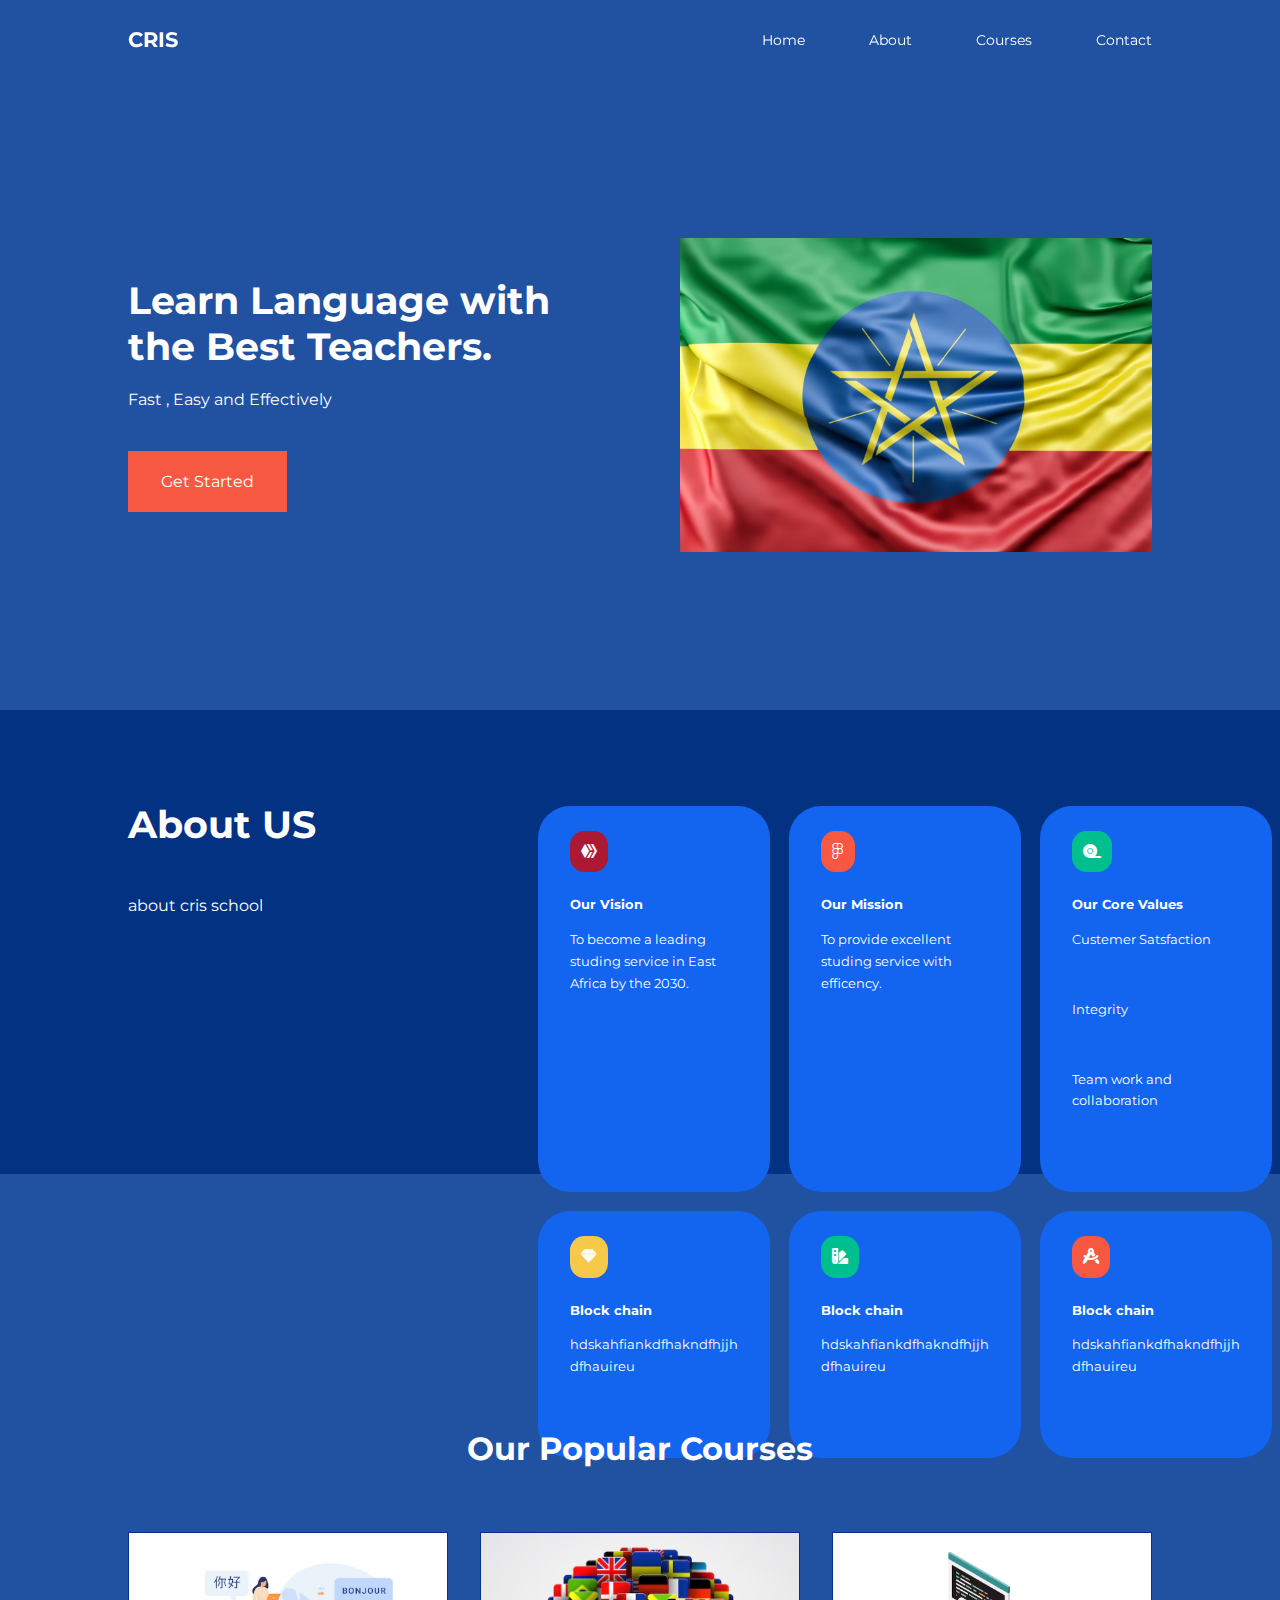
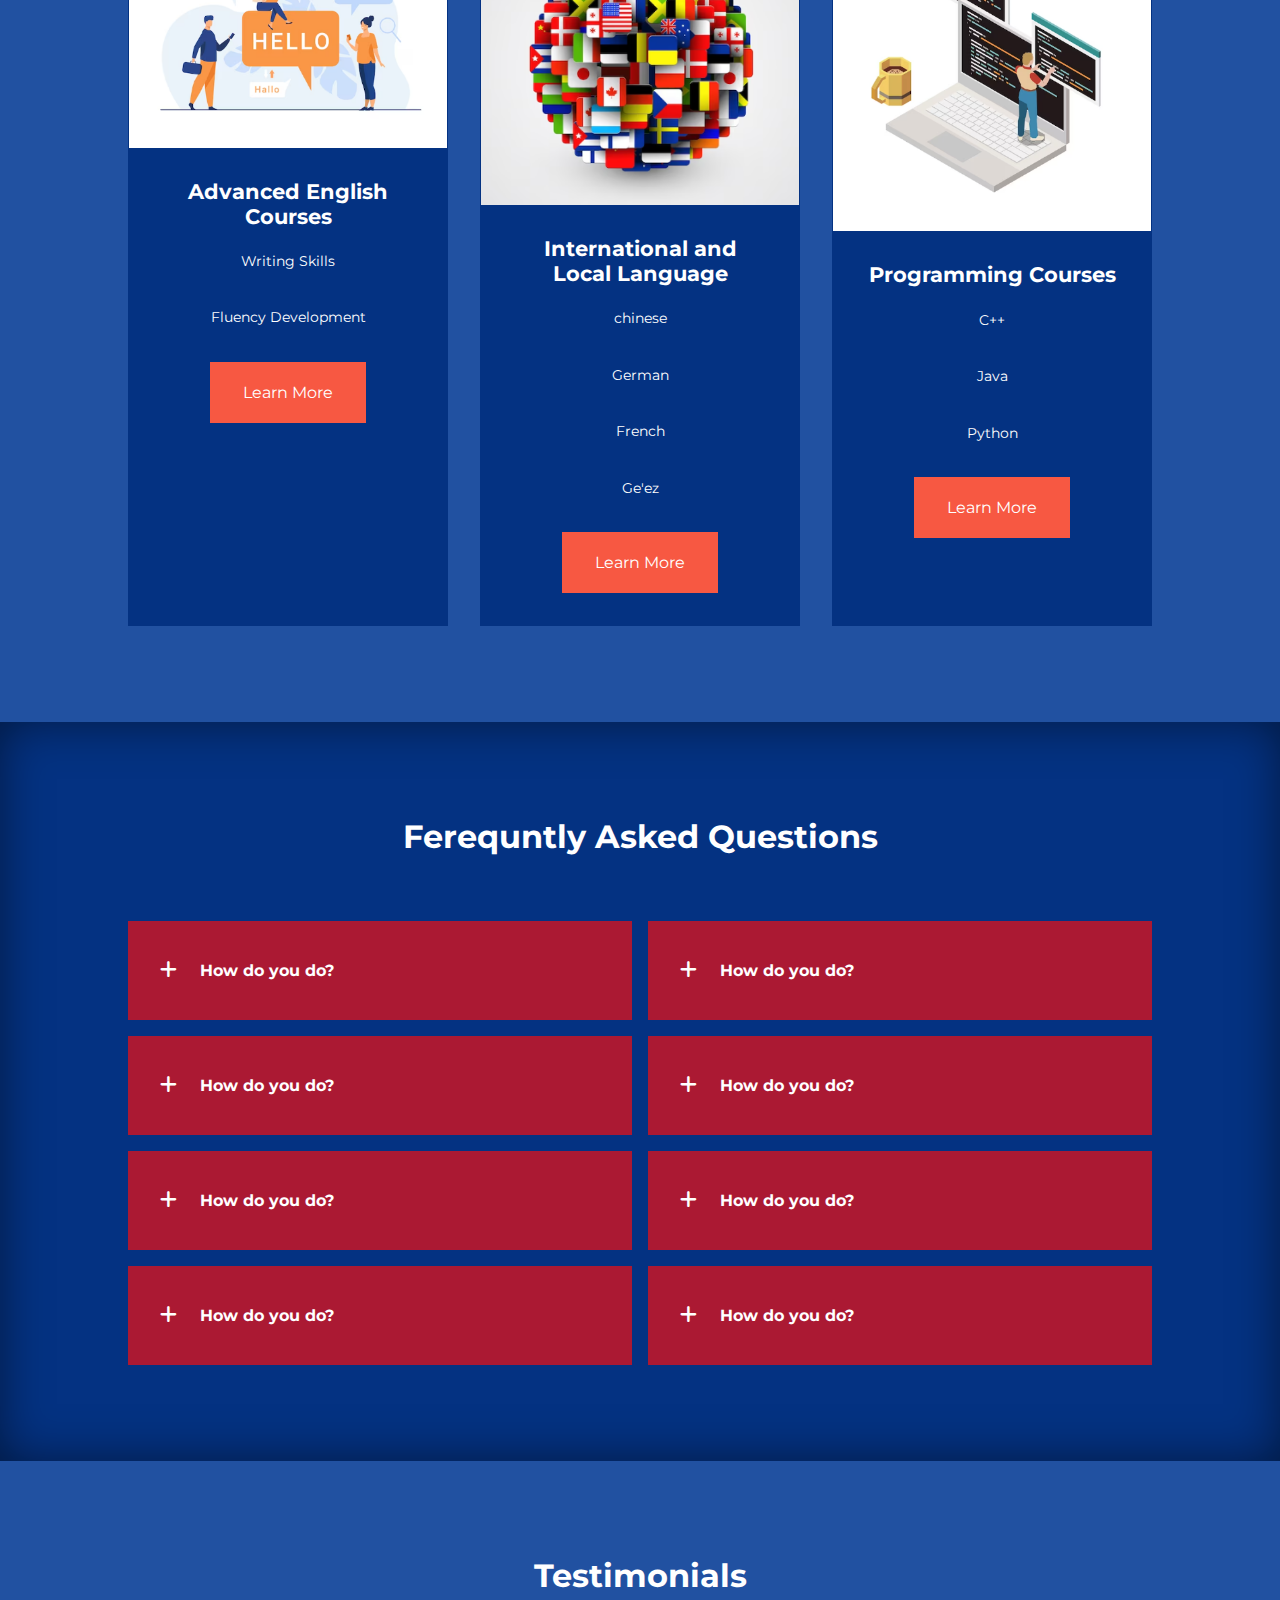
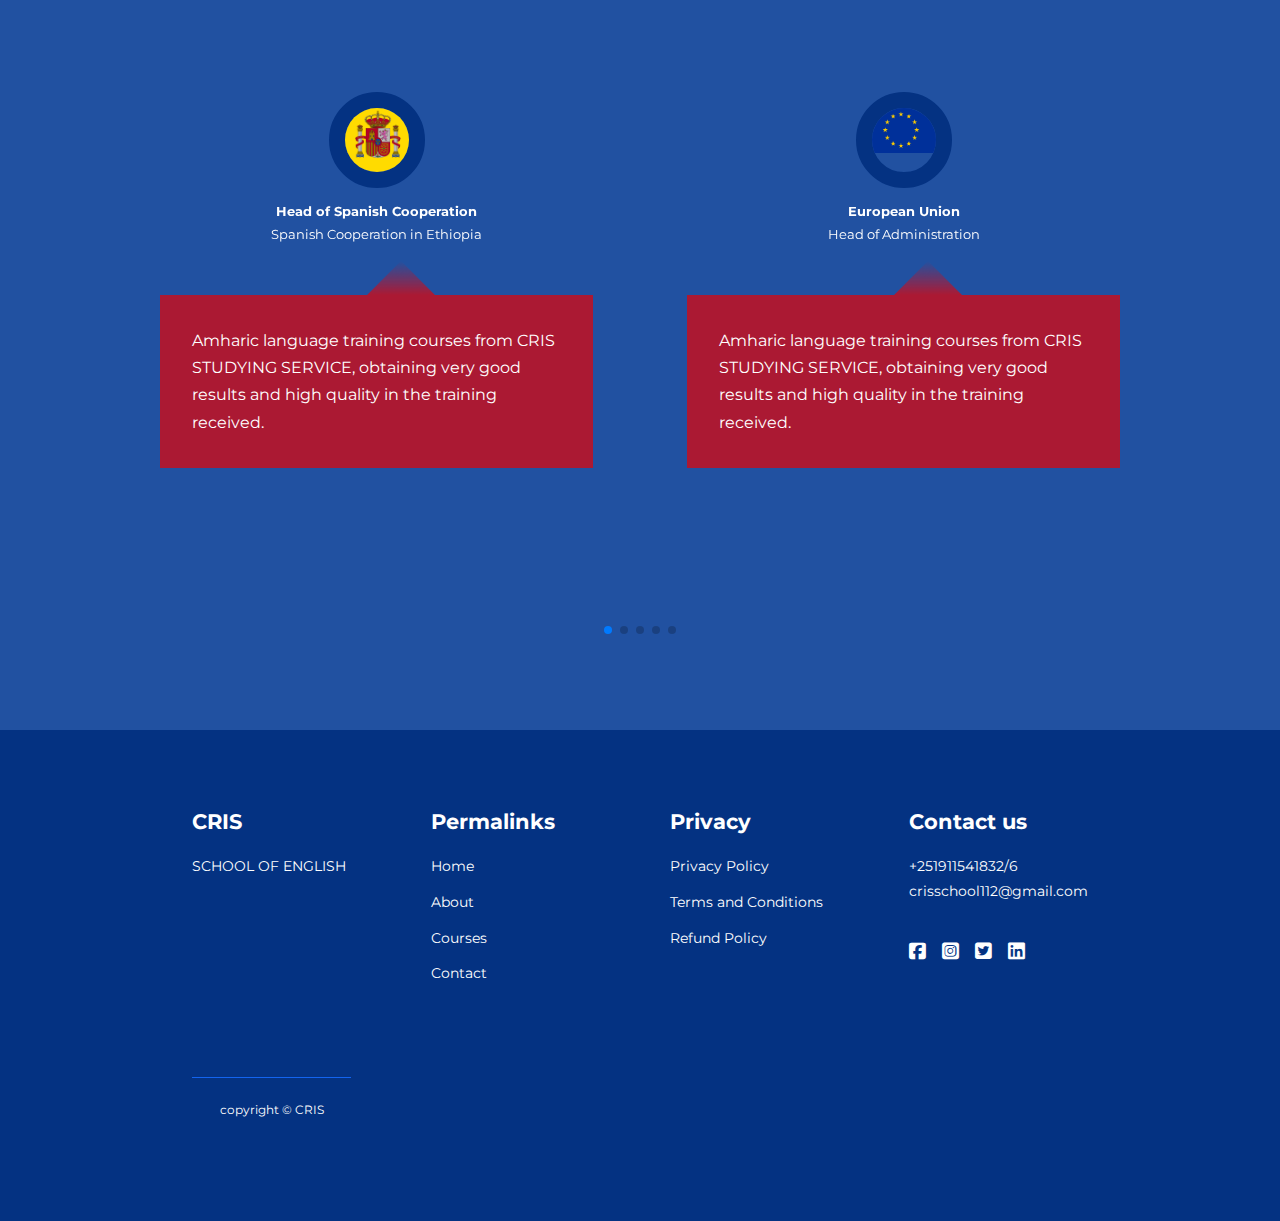
<file: index.html>
<!DOCTYPE html>
<html lang="en">

<head>
    <meta charset="UTF-8">
    <meta name="viewport" content="width=device-width, initial-scale=1.0">
    <title>Responsive Multipage Education Website Using HTML, CSS and Javascript</title>

    <!--------font awsome------->

    <link rel="stylesheet" href="https://cdnjs.cloudflare.com/ajax/libs/font-awesome/6.5.1/css/all.min.css">

    <!----GOOGLE FONTS ( Montserrat)------->

    <link rel="preconnect" href="https://fonts.googleapis.com">
    <link rel="preconnect" href="https://fonts.gstatic.com" crossorigin>
    <link href="https://fonts.googleapis.com/css2?family=Montserrat:wght@300;400;500;600;700;800;900&display=swap"
        rel="stylesheet">

    <!---- SWIPER JS------->

    <link rel="stylesheet" href="https://cdn.jsdelivr.net/npm/swiper@11/swiper-bundle.min.css" />

    <link rel="stylesheet" href="./CSS/style.css">
</head>

<body>
    <nav>
        <div class="container nav__container">
            <a href="index.html">
                <h4>CRIS</h4>
            </a>
            <ul class="nav__menu">
                <li><a href="index.html">Home</a></li>
                <li><a href="about.html">About</a></li>
                <li><a href="courses.html">Courses</a></li>
                <li><a href="contact.html">Contact</a></li>
            </ul>

            <button id="open-menu-btn"><i class="fa-solid fa-bars"></i></button>
            <button id="close-menu-btn"><i class="fa-solid fa-xmark"></i></button>
        </div>
    </nav>

    <!---------END OF NAVBAR-------------------------->


    <header>
        <div class="container header__container">
            <div class="header_left">
                <h1>Learn Language with the Best Teachers.</h1>
                <p> Fast , Easy and Effectively</p>
                <a href="courses.html" class="btn btn-primary">Get Started</a>
            </div>
            <div class="header_right">
                <div class="header_right_image">
                    <img src="images/ethiopian flag.PNG" alt="girls">
                </div>
            </div>
        </div>
    </header>


    <section class="categories">
        <div class="container categories_container">
            <div class="categories_left">
                <h1>About US</h1>
                <p> about cris school</p>
                <!-- <a href="#" class="btn">Learn More</a> -->
            </div>
            <div class="categories_right">
                <article class="category">
                    <span class="category_icon"><i class="fa-brands fa-hive"></i></span>

                    <h5>Our Vision</h5>
                    <p>To become a leading studing service in East Africa by the 2030.</p>
                </article>

                <article class="category">
                    <span class="category_icon"><i class="fa-brands fa-figma"></i></span>

                    <h5>Our Mission</h5>
                    <p>To provide excellent studing service with efficency.</p>
                </article>

                <article class="category">
                    <span class="category_icon"><i class="fa-solid fa-tape"></i></span>

                    <h5>Our Core Values</h5>
                    <p>Custemer Satsfaction</p>
                    <p>Integrity</p>
                    <p>Team work and collaboration</p>
                </article>

                <article class="category">
                    <span class="category_icon"><i class="fa-brands fa-sketch"></i></span>

                    <h5>Block chain</h5>
                    <p>hdskahfiankdfhakndfhjjh
                        dfhauireu</p>
                </article>

                <article class="category">
                    <span class="category_icon"><i class="fa-solid fa-swatchbook"></i></span>

                    <h5>Block chain</h5>
                    <p>hdskahfiankdfhakndfhjjh
                        dfhauireu</p>
                </article>

                <article class="category">
                    <span class="category_icon"><i class="fa-solid fa-compass-drafting"></i></span>

                    <h5>Block chain</h5>
                    <p>hdskahfiankdfhakndfhjjh
                        dfhauireu</p>
                </article>

            </div>
        </div>
    </section>

    <!---------END OF SECTION CATEGORIES-------------------------->

    <section class="courses">
        <h2>Our Popular Courses</h2>
        <div class="container container_courses">
            <article class="course">
                <div class="course_img">
                    <img src="images/english lan.PNG">
                </div>
                <div class="course_info">
                    <h4> Advanced English Courses</h4>
                    <p>Writing Skills</p>
                    <p>Fluency Development</p>
                    <a href="courses.html" class="btn btn-primary">Learn More</a>
                </div>
            </article>

            <article class="course">
                <div class="course_img">
                    <img src="images/international lan.PNG">
                </div>
                <div class="course_info">
                    <h4> International and Local Language</h4>
                    <p> chinese</p>
                    <p>German</p>
                    <p>French</p>
                    <p>Ge'ez</p>
                    <a href="courses.html" class="btn btn-primary">Learn More</a>
                </div>
            </article>

            <article class="course">
                <div class="course_img">
                    <img src="images/coding.PNG">
                </div>
                <div class="course_info">
                    <h4> Programming Courses</h4>
                    <p>C++ </p>
                    <p>Java</p>
                    <p>Python</p>
                    <a href="courses.html" class="btn btn-primary">Learn More</a>
                </div>
            </article>
        </div>
    </section>

    <!---------END OF SECTION COURSES-------------------------->

    <section class="faqs">
        <h2>Ferequntly Asked Questions</h2>
        <div class="container faqs_container">
            <article class="faq">
                <div class="faq_icon">
                    <i class="fa-solid fa-plus"></i>
                </div>
                <div class="question_answer">
                    <h4> How do you do?</h4>
                    <p>
                        am godddddddddjhdous hnkdsfskjdfo kjfskdufjoskjdf
                        jldsfoisjdofjuosjlfmosjf
                    </p>
                </div>
            </article>

            <article class="faq">
                <div class="faq_icon">
                    <i class="fa-solid fa-plus"></i>
                </div>
                <div class="question_answer">
                    <h4> How do you do?</h4>
                    <p>
                        am godddddddddjhdous hnkdsfskjdfo kjfskdufjoskjdf
                        jldsfoisjdofjuosjlfmosjf
                    </p>
                </div>
            </article>

            <article class="faq">
                <div class="faq_icon">
                    <i class="fa-solid fa-plus"></i>
                </div>
                <div class="question_answer">
                    <h4> How do you do?</h4>
                    <p>
                        am godddddddddjhdous hnkdsfskjdfo kjfskdufjoskjdf
                        jldsfoisjdofjuosjlfmosjf
                    </p>
                </div>
            </article>
            <article class="faq">
                <div class="faq_icon">
                    <i class="fa-solid fa-plus"></i>
                </div>
                <div class="question_answer">
                    <h4> How do you do?</h4>
                    <p>
                        am godddddddddjhdous hnkdsfskjdfo kjfskdufjoskjdf
                        jldsfoisjdofjuosjlfmosjf
                    </p>
                </div>
            </article>

            <article class="faq">
                <div class="faq_icon">
                    <i class="fa-solid fa-plus"></i>
                </div>
                <div class="question_answer">
                    <h4> How do you do?</h4>
                    <p>
                        am godddddddddjhdous hnkdsfskjdfo kjfskdufjoskjdf
                        jldsfoisjdofjuosjlfmosjf
                    </p>
                </div>
            </article>
            <article class="faq">
                <div class="faq_icon">
                    <i class="fa-solid fa-plus"></i>
                </div>
                <div class="question_answer">
                    <h4> How do you do?</h4>
                    <p>
                        am godddddddddjhdous hnkdsfskjdfo kjfskdufjoskjdf
                        jldsfoisjdofjuosjlfmosjf
                    </p>
                </div>
            </article>

            <article class="faq">
                <div class="faq_icon">
                    <i class="fa-solid fa-plus"></i>
                </div>
                <div class="question_answer">
                    <h4> How do you do?</h4>
                    <p>
                        am godddddddddjhdous hnkdsfskjdfo kjfskdufjoskjdf
                        jldsfoisjdofjuosjlfmosjf
                    </p>
                </div>
            </article>

            <article class="faq">
                <div class="faq_icon">
                    <i class="fa-solid fa-plus"></i>
                </div>
                <div class="question_answer">
                    <h4> How do you do?</h4>
                    <p>
                        am godddddddddjhdous hnkdsfskjdfo kjfskdufjoskjdf
                        jldsfoisjdofjuosjlfmosjf
                    </p>
                </div>
            </article>
        </div>
    </section>

    <!---------END OF FAQs-------------------------->

    <section class="container testimonials_container mySwiper">
        <h2> Testimonials</h2>
        <div class="swiper-wrapper">
            <article class="testimonial swiper-slide">
                <div class="avatar">
                    <img src="images/tes1 espa.PNG">
                </div>
                <div class="testimonial_info">
                    <h5>Head of Spanish Cooperation</h5>
                    <small>Spanish Cooperation in Ethiopia</small>
                </div>
                <div class="testimonial_body">
                    <p> Amharic language training courses from CRIS STUDYING
                        SERVICE, obtaining very good results and high quality in the training
                        received.
                    </p>
                </div>
            </article>

            <article class="testimonial swiper-slide">
                <div class="avatar">
                    <img src="images/tes2 eu.PNG">
                </div>
                <div class="testimonial_info">
                    <h5>European Union</h5>
                    <small>Head of Administration</small>
                </div>
                <div class="testimonial_body">
                    <p> Amharic language training courses from CRIS STUDYING
                        SERVICE, obtaining very good results and high quality in the training
                        received. </p>
                </div>
            </article>

            <article class="testimonial swiper-slide">
                <div class="avatar">
                    <img src="images/tes3 saint paul.PNG">
                </div>
                <div class="testimonial_info">
                    <h5>Community of Saint Paul</h5>
                    <small>Legal Representative of CSP in Ethiopia</small>
                </div>
                <div class="testimonial_body">
                    <p>The good methodology used, precise contents, punctuallity, flexibility of team_member-image
                        and professionalism made us recommended CRIS STUDING SERVICE specially to foreigners
                        interested in learning Amharic Language.
                    </p>
                </div>
            </article>

            <article class="testimonial swiper-slide">
                <div class="avatar">
                    <img src="images/tes4 angola.PNG">
                </div>
                <div class="testimonial_info">
                    <h5>Republic of Angola</h5>
                    <small>Deputy Defence Attache</small>
                </div>
                <div class="testimonial_body">
                    <p>Amharic language training courses from CRIS STUDYING
                        SERVICE, obtaining very good results and high quality in the training
                        received.</p>
                </div>
            </article>

            <article class="testimonial swiper-slide">
                <div class="avatar">
                    <img src="images/tes5 somaliland.PNG">
                </div>
                <div class="testimonial_info">
                    <h5>Republic of Somaliland</h5>
                    <small>Embassy of Somaliland</small>
                </div>
                <div class="testimonial_body">
                    <p>Amharic language training courses from CRIS STUDYING
                        SERVICE, obtaining very good results and high quality in the training
                        received.</p>
                </div>
            </article>

            <article class="testimonial swiper-slide  ">
                <div class="avatar">
                    <img src="images/metroplian tes1.PNG">
                </div>
                <div class="testimonial_info">
                    <h5>Metropolians Real State</h5>
                    <small>Student</small>
                </div>
                <div class="testimonial_body">
                    <p>I was unaware of the impact that learning a foreign language
                        would have on my studies, but this course became a great benefit
                        for courses in my major.</p>
                </div>
            </article>
        </div>
        <div class="swiper-pagination"></div>
    </section>

    <!---------END OF TESTIMONIALSs-------------------------->

    <footer>
        <div class="container footer_container">
            <div class="footer_1">
                <a href="index.html" class="footer_logo">
                    <h4>CRIS</h4>
                </a>
                <p> SCHOOL OF ENGLISH</p>
            </div>

            <div class="foote_2">
                <h4>Permalinks</h4>
                <ul class="permalinks">
                    <li><a href="index.html">Home</a></li>
                    <li><a href="about.html">About</a></li>
                    <li><a href="courses.html">Courses</a></li>
                    <li><a href="contact.html">Contact</a></li>
                </ul>
            </div>

            <div class="foote_3">
                <h4>Privacy</h4>
                <ul class="privacy">
                    <li><a href="#">Privacy Policy</a></li>
                    <li><a href="#">Terms and Conditions</a></li>
                    <li><a href="#">Refund Policy</a></li>
                </ul>
            </div>

            <div class="foote_4">
                <h4>Contact us</h4>
                <div>
                    <p>+251911541832/6</p>
                    <p>crisschool112@gmail.com</p>
                </div>

                <ul class="footer_socials">
                    <li><a href="#"><i class="fa-brands fa-square-facebook"></i></a></li>
                    <li><a href="#"><i class="fa-brands fa-square-instagram"></i></a></li>
                    <li><a href="#"><i class="fa-brands fa-square-twitter"></i></a></li>
                    <li><a href="#"><i class="fa-brands fa-linkedin"></i></a></li>
                </ul>
            </div>

            <div class="footer_copyright">
                <small> copyright &copy; CRIS</small>
            </div>
        </div>
    </footer>

    <!---------END OF FOOTER-------------------------->


    <script src="https://cdn.jsdelivr.net/npm/swiper@11/swiper-bundle.min.js"></script>
    <script src="main.js"></script>


    <script>
        // slides for testimonial section
        var swiper = new Swiper(".mySwiper", {
            slidesPerView: 1,
            spaceBetween: 30,
            pagination: {
                el: ".swiper-pagination",
                clickable: true,
            },
            //  when window width is >=600px
            breakpoints: {
                600: {
                    slidesPerView: 2
                }
            }
        });
    </script>

</body>

</html>
</file>
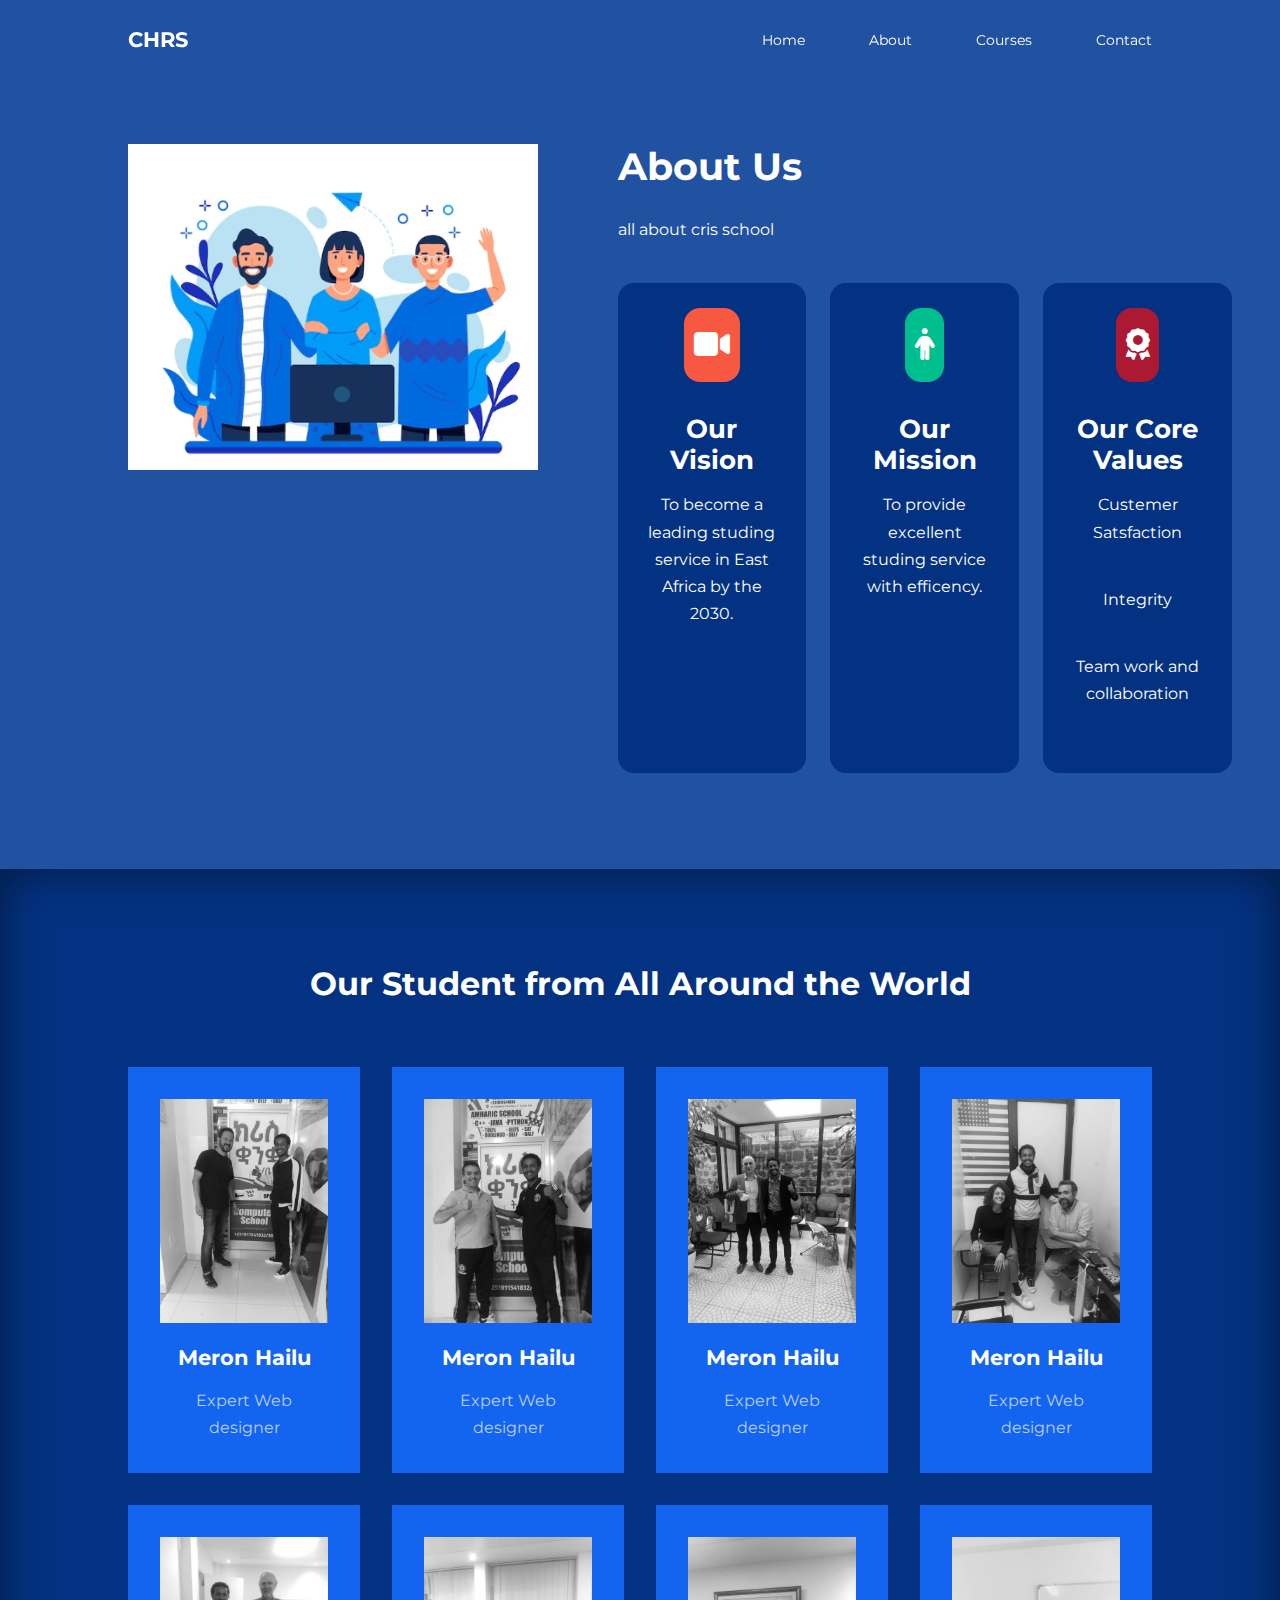
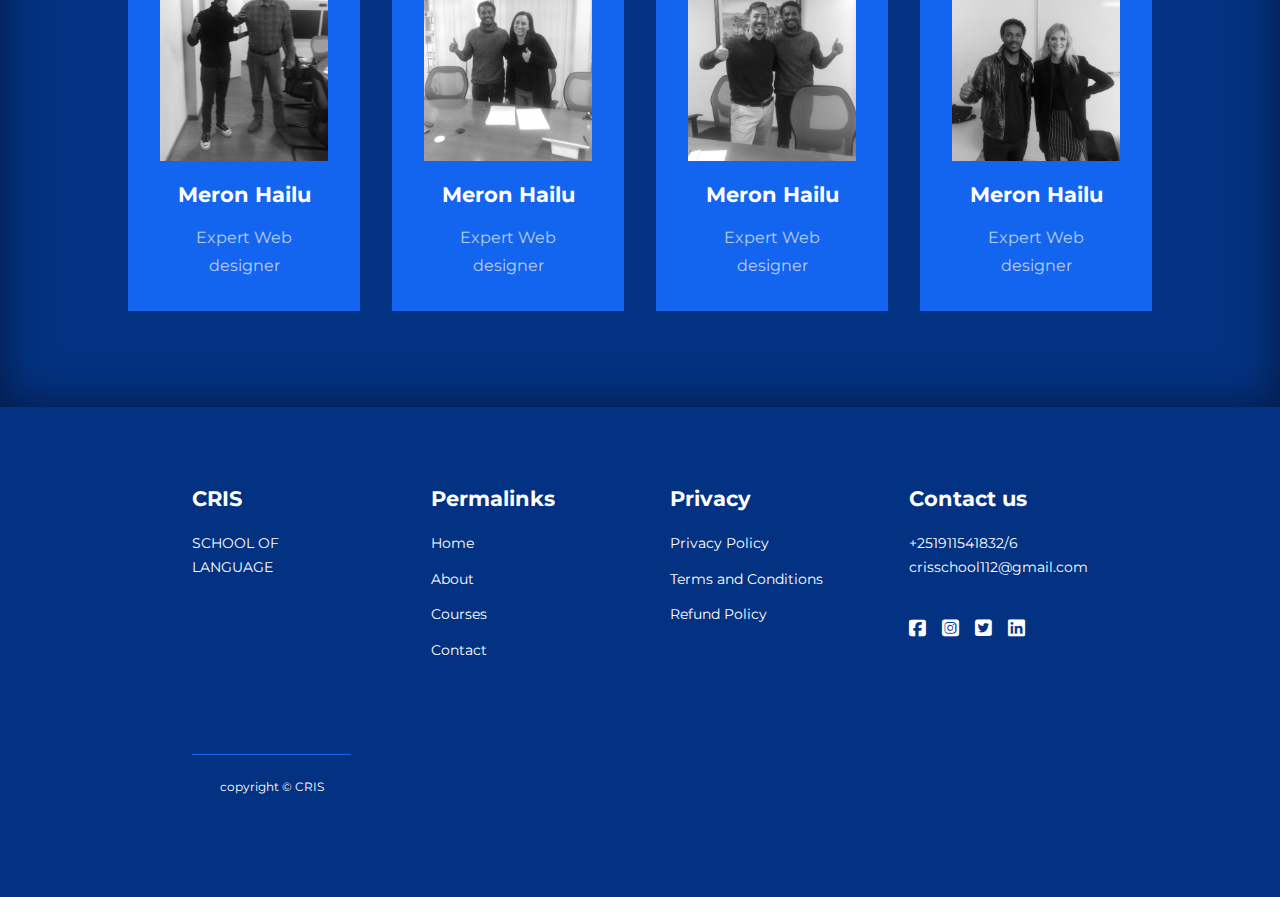
<file: about.html>
<!DOCTYPE html>
<html lang="en">

<head>
    <meta charset="UTF-8">
    <meta name="viewport" content="width=device-width, initial-scale=1.0">
    <title>Responsive Multipage Education Website Using HTML, CSS and Javascript</title>

    <!--------font awsome------->

    <link rel="stylesheet" href="https://cdnjs.cloudflare.com/ajax/libs/font-awesome/6.5.1/css/all.min.css">

    <!----GOOGLE FONTS ( Montserrat)------->

    <link rel="preconnect" href="https://fonts.googleapis.com">
    <link rel="preconnect" href="https://fonts.gstatic.com" crossorigin>
    <link href="https://fonts.googleapis.com/css2?family=Montserrat:wght@300;400;500;600;700;800;900&display=swap"
        rel="stylesheet">

    <link rel="stylesheet" href="./CSS/style.css">
    <link rel="stylesheet" href="./CSS/about.css">
</head>

<body>
    <nav>
        <div class="container nav__container">
            <a href="index.html">
                <h4>CHRS</h4>
            </a>
            <ul class="nav__menu">
                <li><a href="index.html">Home</a></li>
                <li><a href="about.html">About</a></li>
                <li><a href="courses.html">Courses</a></li>
                <li><a href="contact.html">Contact</a></li>
            </ul>

            <button id="open-menu-btn"><i class="fa-solid fa-bars"></i></button>
            <button id="close-menu-btn"><i class="fa-solid fa-xmark"></i></button>
        </div>
    </nav>

    <!---------END OF NAVBAR-------------------------->


    <section class="about_achivment">
        <div class="container about_achivment-container">
            <div class="about_achivment-left">
                <img src="images/about us bg.PNG">
            </div>

            <div class="about_achivment-right">
                <h1>About Us</h1>
                <p>
                    all about cris school
                </p>
                <div class="achivments_cards">
                    <article class="achivment_card">
                        <span class="achivment_icon"><i class="fa-solid fa-video"></i></span>
                        <h3>Our Vision</h3>
                        <p>To become a leading studing service in East Africa by the 2030.</p>

                    </article>

                    <article class="achivment_card">
                        <span class="achivment_icon"><i class="fa-solid fa-person"></i></span>
                        <h3>Our Mission</h3>
                        <p>To provide excellent studing service with efficency.</p>

                    </article>

                    <article class="achivment_card">
                        <span class="achivment_icon"><i class="fa-solid fa-award"></i></span>
                        <h3>Our Core Values</h3>
                        <p>Custemer Satsfaction</p>
                        <p>Integrity</p>
                        <p>Team work and collaboration</p>

                    </article>

                </div>
            </div>
        </div>
    </section>

    <!---------END OF ABOUT ACHIVEMENT-------------------------->

    <section class="team">
        <h2>Our Student from All Around the World</h2>
        <div class="container team_member-container">
            <article class="team_member">
                <div class="team_member-image">
                    <img src="images/photos/1.jpg" alt="">
                </div>

                <div class="team_member-info">
                    <h4>Meron Hailu</h4>
                    <p>Expert Web designer</p>
                </div>

                <div class="team_member-socials">
                    <a href="#"><i class="fa-brands fa-square-instagram"></i></a>
                    <a href="#"><i class="fa-brands fa-square-facebook"></i></a>
                    <a href="#"><i class="fa-brands fa-linkedin"></i></a>
                </div>
            </article>

            <article class="team_member">
                <div class="team_member-image">
                    <img src="images/photos/2.jpg" alt="">
                </div>

                <div class="team_member-info">
                    <h4>Meron Hailu</h4>
                    <p>Expert Web designer</p>
                </div>

                <div class="team_member-socials">
                    <a href="#"><i class="fa-brands fa-square-instagram"></i></a>
                    <a href="#"><i class="fa-brands fa-square-facebook"></i></a>
                    <a href="#"><i class="fa-brands fa-linkedin"></i></a>
                </div>
            </article>

            <article class="team_member">
                <div class="team_member-image">
                    <img src="images/photos/9.jpg" alt="">
                </div>

                <div class="team_member-info">
                    <h4>Meron Hailu</h4>
                    <p>Expert Web designer</p>
                </div>

                <div class="team_member-socials">
                    <a href="#"><i class="fa-brands fa-square-instagram"></i></a>
                    <a href="#"><i class="fa-brands fa-square-facebook"></i></a>
                    <a href="#"><i class="fa-brands fa-linkedin"></i></a>
                </div>
            </article>

            <article class="team_member">
                <div class="team_member-image">
                    <img src="images/photos/4.jpg" alt="">
                </div>

                <div class="team_member-info">
                    <h4>Meron Hailu</h4>
                    <p>Expert Web designer</p>
                </div>

                <div class="team_member-socials">
                    <a href="#"><i class="fa-brands fa-square-instagram"></i></a>
                    <a href="#"><i class="fa-brands fa-square-facebook"></i></a>
                    <a href="#"><i class="fa-brands fa-linkedin"></i></a>
                </div>
            </article>

            <article class="team_member">
                <div class="team_member-image">
                    <img src="images/photos/5.jpg" alt="">
                </div>

                <div class="team_member-info">
                    <h4>Meron Hailu</h4>
                    <p>Expert Web designer</p>
                </div>

                <div class="team_member-socials">
                    <a href="#"><i class="fa-brands fa-square-instagram"></i></a>
                    <a href="#"><i class="fa-brands fa-square-facebook"></i></a>
                    <a href="#"><i class="fa-brands fa-linkedin"></i></a>
                </div>
            </article>

            <article class="team_member">
                <div class="team_member-image">
                    <img src="images/photos/6.jpg" alt="">
                </div>

                <div class="team_member-info">
                    <h4>Meron Hailu</h4>
                    <p>Expert Web designer</p>
                </div>

                <div class="team_member-socials">
                    <a href="#"><i class="fa-brands fa-square-instagram"></i></a>
                    <a href="#"><i class="fa-brands fa-square-facebook"></i></a>
                    <a href="#"><i class="fa-brands fa-linkedin"></i></a>
                </div>
            </article>

            <article class="team_member">
                <div class="team_member-image">
                    <img src="images/photos/7.jpg" alt="">
                </div>

                <div class="team_member-info">
                    <h4>Meron Hailu</h4>
                    <p>Expert Web designer</p>
                </div>

                <div class="team_member-socials">
                    <a href="#"><i class="fa-brands fa-square-instagram"></i></a>
                    <a href="#"><i class="fa-brands fa-square-facebook"></i></a>
                    <a href="#"><i class="fa-brands fa-linkedin"></i></a>
                </div>
            </article>

            <article class="team_member">
                <div class="team_member-image">
                    <img src="images/photos/8.jpg" alt="">
                </div>

                <div class="team_member-info">
                    <h4>Meron Hailu</h4>
                    <p>Expert Web designer</p>
                </div>

                <div class="team_member-socials">
                    <a href="#"><i class="fa-brands fa-square-instagram"></i></a>
                    <a href="#"><i class="fa-brands fa-square-facebook"></i></a>
                    <a href="#"><i class="fa-brands fa-linkedin"></i></a>
                </div>
            </article>


        </div>
    </section>

    <!---------END OF TEAM-------------------------->


    <footer>
        <div class="container footer_container">
            <div class="footer_1">
                <a href="index.html" class="footer_logo">
                    <h4>CRIS</h4>
                </a>
                <p>
                    SCHOOL OF LANGUAGE
                </p>
            </div>

            <div class="foote_2">
                <h4>Permalinks</h4>
                <ul class="permalinks">
                    <li><a href="index.html">Home</a></li>
                    <li><a href="about.html">About</a></li>
                    <li><a href="courses.html">Courses</a></li>
                    <li><a href="contact.html">Contact</a></li>
                </ul>
            </div>

            <div class="foote_3">
                <h4>Privacy</h4>
                <ul class="privacy">
                    <li><a href="#">Privacy Policy</a></li>
                    <li><a href="#">Terms and Conditions</a></li>
                    <li><a href="#">Refund Policy</a></li>
                </ul>
            </div>

            <div class="foote_4">
                <h4>Contact us</h4>
                <div>
                    <p>+251911541832/6</p>
                    <p>crisschool112@gmail.com</p>
                </div>

                <ul class="footer_socials">
                    <li><a href="#"><i class="fa-brands fa-square-facebook"></i></a></li>
                    <li><a href="#"><i class="fa-brands fa-square-instagram"></i></a></li>
                    <li><a href="#"><i class="fa-brands fa-square-twitter"></i></a></li>
                    <li><a href="#"><i class="fa-brands fa-linkedin"></i></a></li>
                </ul>
            </div>

            <div class="footer_copyright">
                <small> copyright &copy; CRIS</small>
            </div>
        </div>
    </footer>






    <script src="main.js"></script>

</body>

</html>
<!---------END OF FOOTER-------------------------->
</file>
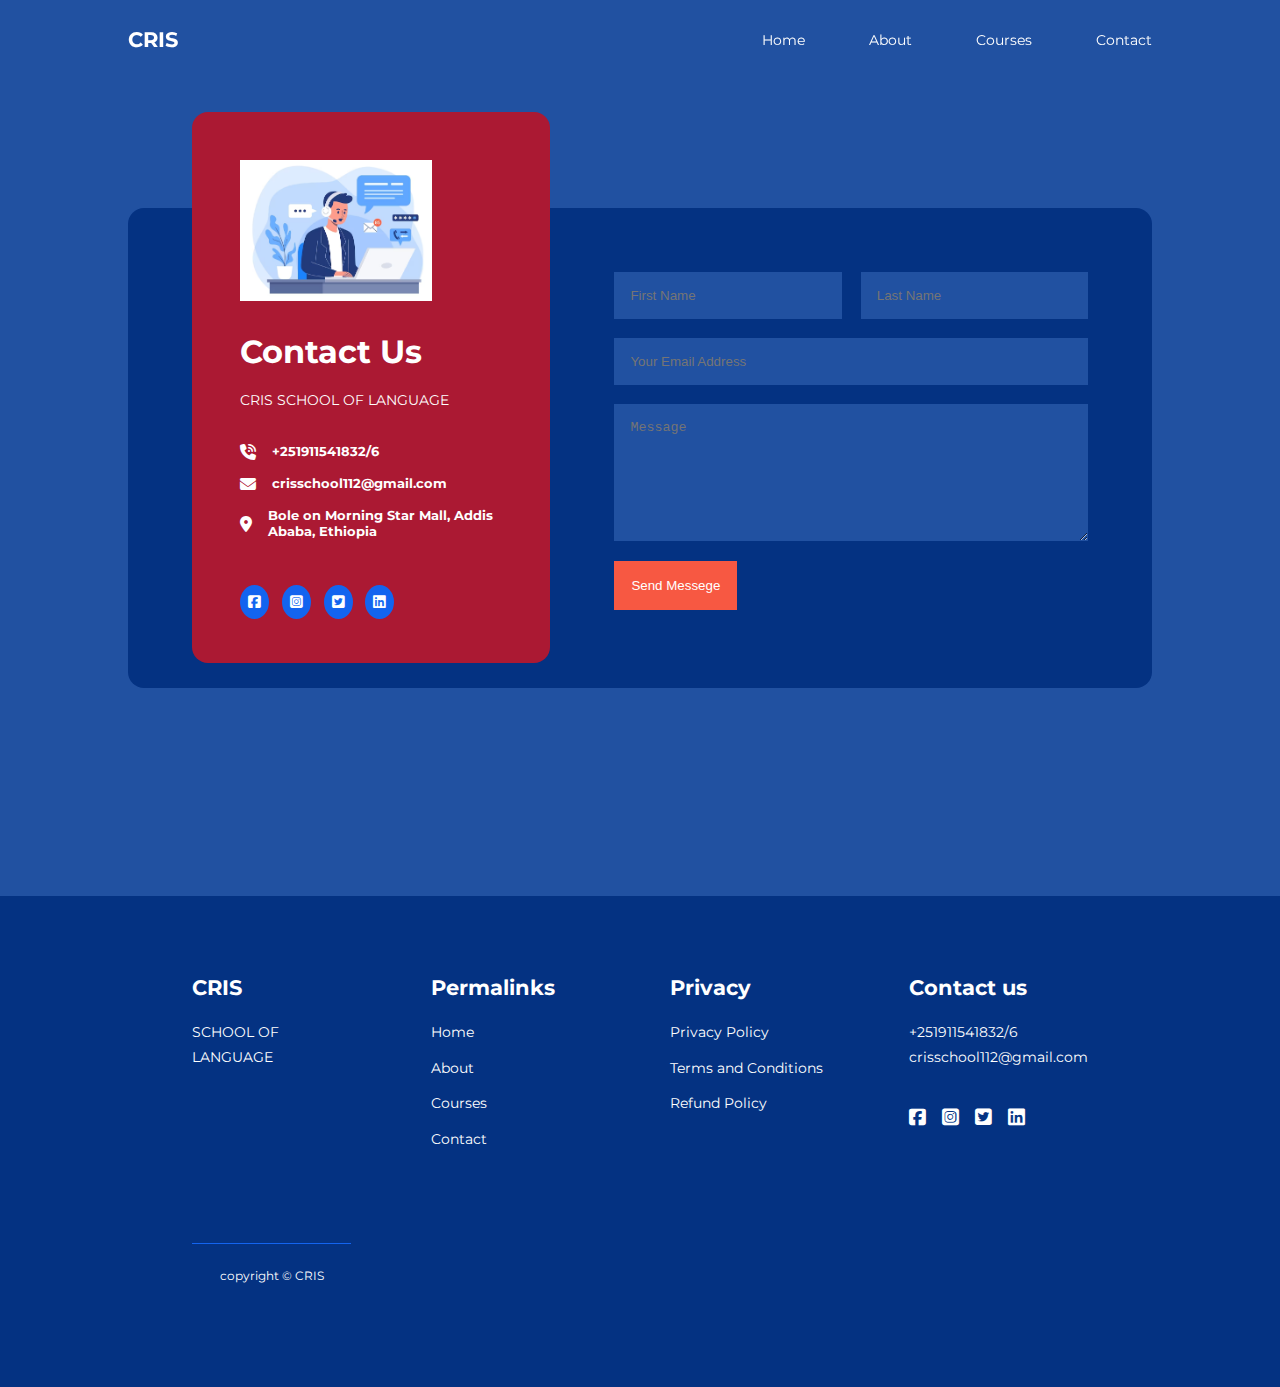
<file: contact.html>
<!DOCTYPE html>
<html lang="en">
<head>
    <meta charset="UTF-8">
    <meta name="viewport" content="width=device-width, initial-scale=1.0">
    <title>Responsive Multipage Education Website Using HTML, CSS and Javascript</title>

     <!--------font awsome------->

    <link rel="stylesheet" href="https://cdnjs.cloudflare.com/ajax/libs/font-awesome/6.5.1/css/all.min.css">

    <!----GOOGLE FONTS ( Montserrat)------->

    <link rel="preconnect" href="https://fonts.googleapis.com">
    <link rel="preconnect" href="https://fonts.gstatic.com" crossorigin>
    <link href="https://fonts.googleapis.com/css2?family=Montserrat:wght@300;400;500;600;700;800;900&display=swap" rel="stylesheet">

    <link rel="stylesheet" href="./CSS/style.css">
    <link rel="stylesheet" href="./CSS/contact.css">

    
</head>
<body> 
    <nav>
        <div class="container nav__container">  
            <a href="index.html"><h4>CRIS</h4></a>
            <ul class="nav__menu">
                <li><a href="index.html">Home</a></li>
                <li><a href="about.html">About</a></li>
                <li><a href="courses.html">Courses</a></li>
                <li><a href="contact.html">Contact</a></li> 
            </ul>

            <button id="open-menu-btn"><i class="fa-solid fa-bars"></i></button>
            <button id="close-menu-btn"><i class="fa-solid fa-xmark"></i></button>
        </div>
    </nav>

<!---------END OF NAVBAR-------------------------->

<section class="contact">
    <div class="container contact_container">
        <aside class="contact_aside">
            <div class="aside_image">
                <img src="images/contact.PNG" >
            </div>
            <h2>Contact Us</h2>
            <p> CRIS SCHOOL OF LANGUAGE</p>
            
           <ul class="contact_detail">
              <li>
                <i class="fa-solid fa-phone-volume"></i>
                <h5>+251911541832/6</h5>
              </li>
              <li>
                <i class="fa-solid fa-envelope"></i>
                <h5>crisschool112@gmail.com</h5>
              </li>
              <li>
                <i class="fa-solid fa-location-dot"></i>
                <h5>Bole on Morning Star Mall, Addis Ababa, Ethiopia</h5>
              </li>
           </ul>

           <ul class="contact_social">
            <li><a href="#"><i class="fa-brands fa-square-facebook"></i></a></li>
            <li><a href="#"><i class="fa-brands fa-square-instagram"></i></a></li>
            <li><a href="#"><i class="fa-brands fa-square-twitter"></i></a></li>
            <li><a href="#"><i class="fa-brands fa-linkedin"></i></a></li> 
           </ul>
        </aside>

      <form action="https://formspree.io/f/xnqengpq" method="post" class="contact_form">
        <div class="form_name">        
            <input type="text" name="firstname" placeholder="First Name" required>
            <input type="text" name="lastname" placeholder="Last Name" required>
        </div>
             <input type="email" name="email" placeholder="Your Email Address" required>
             <textarea name="message"  rows="7" placeholder="Message"></textarea required>
             <button type="submit" class="btn btn-primary">Send Messege</button>
      </form>

    </div>
</section>

<!---------END OF CONTACT-------------------------->

<footer>
    <div class="container footer_container">
       <div class="footer_1">
          <a href="index.html" class="footer_logo"><h4>CRIS</h4></a>
          <p>SCHOOL OF LANGUAGE </p>
       </div>
        
       <div class="foote_2">
          <h4>Permalinks</h4>
             <ul class="permalinks">
                <li><a href="index.html">Home</a></li>
                <li><a href="about.html">About</a></li>
                <li><a href="courses.html">Courses</a></li>
                <li><a href="contact.html">Contact</a></li>
             </ul> 
        </div>

        <div class="foote_3">
          <h4>Privacy</h4>
             <ul class="privacy">
                <li><a href="#">Privacy Policy</a></li>
                <li><a href="#">Terms and Conditions</a></li>
                <li><a href="#">Refund Policy</a></li> 
             </ul> 
        </div>

        <div class="foote_4">
          <h4>Contact us</h4> 
             <div>
              <p>+251911541832/6</p>
              <p>crisschool112@gmail.com</p>
             </div> 

             <ul class="footer_socials">
                <li><a href="#"><i class="fa-brands fa-square-facebook"></i></a></li>
                <li><a href="#"><i class="fa-brands fa-square-instagram"></i></a></li>
                <li><a href="#"><i class="fa-brands fa-square-twitter"></i></a></li>
                <li><a href="#"><i class="fa-brands fa-linkedin"></i></a></li>
             </ul>
        </div>

        <div class="footer_copyright">
                <small> copyright &copy; CRIS</small>
             </div>
    </div>
 </footer>

       <script src="main.js"></script>

</body>
</html>
 <!---------END OF FOOTER-------------------------->
</file>
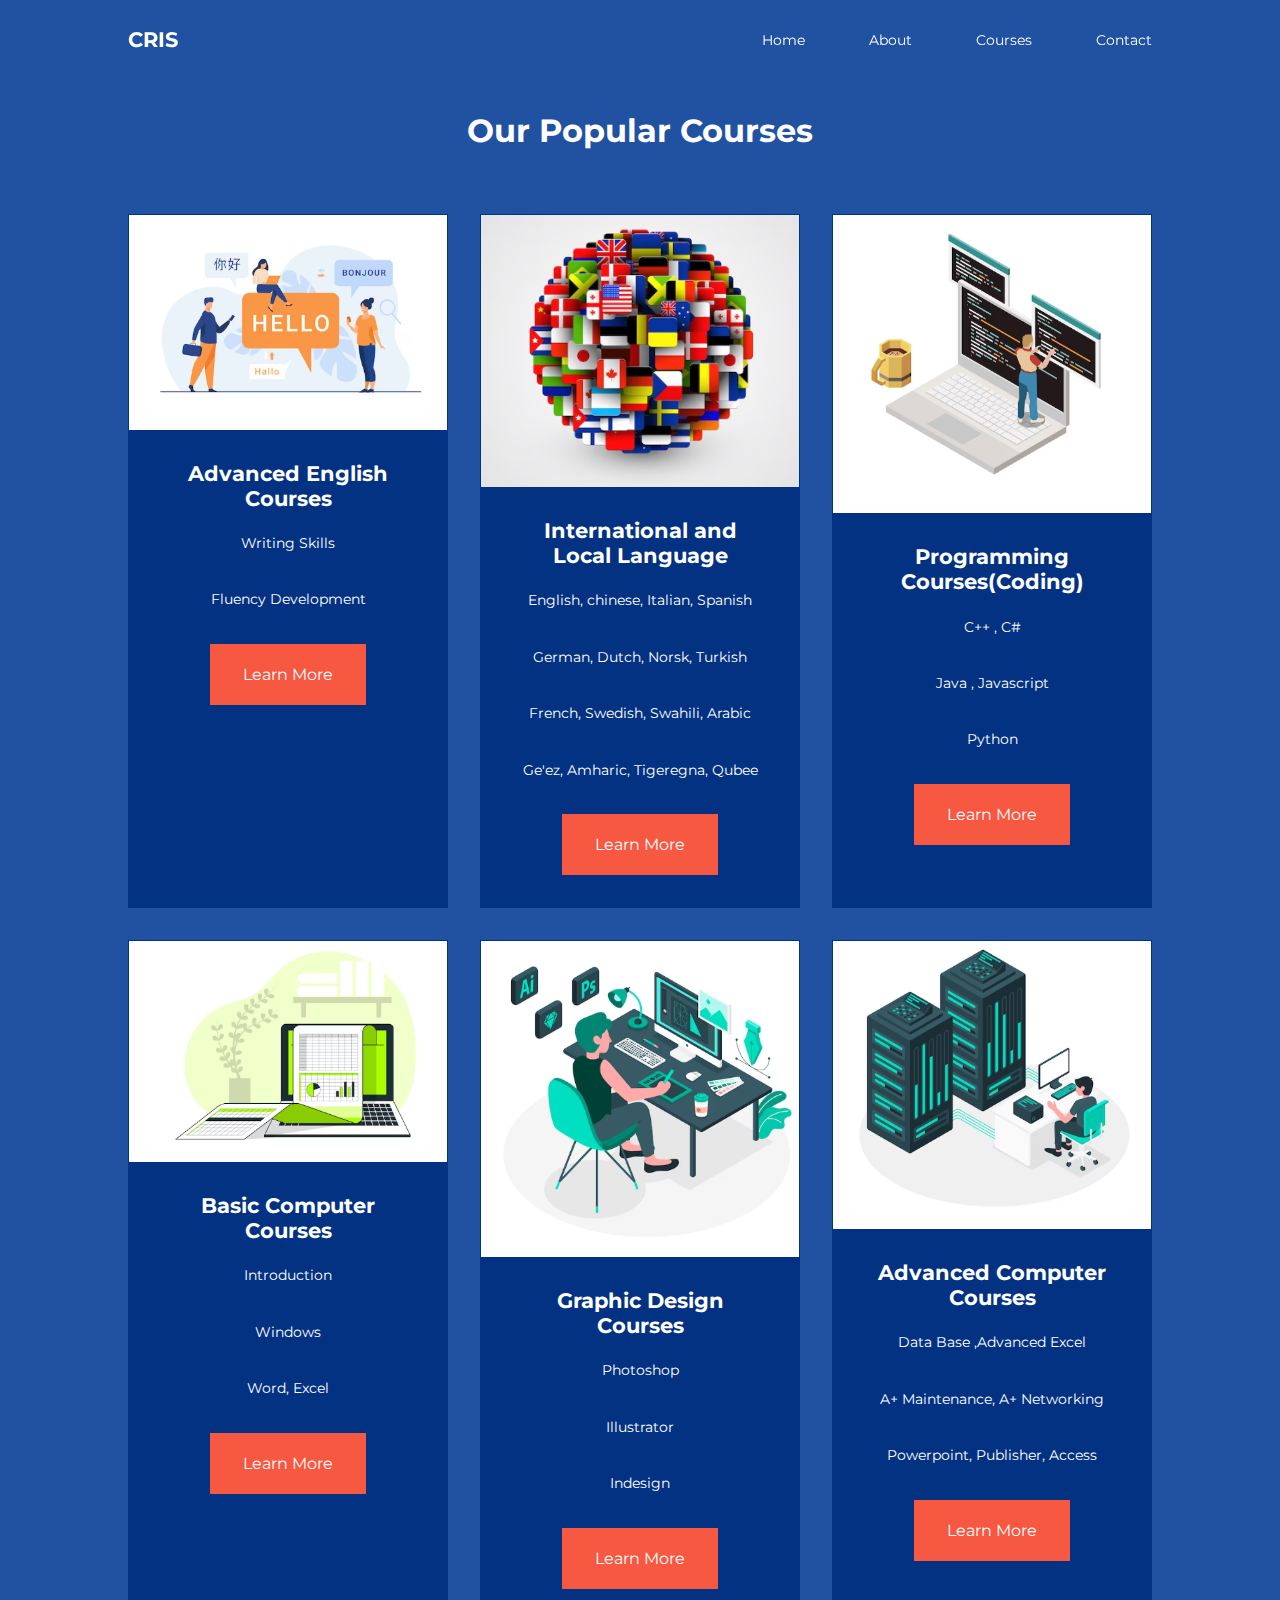
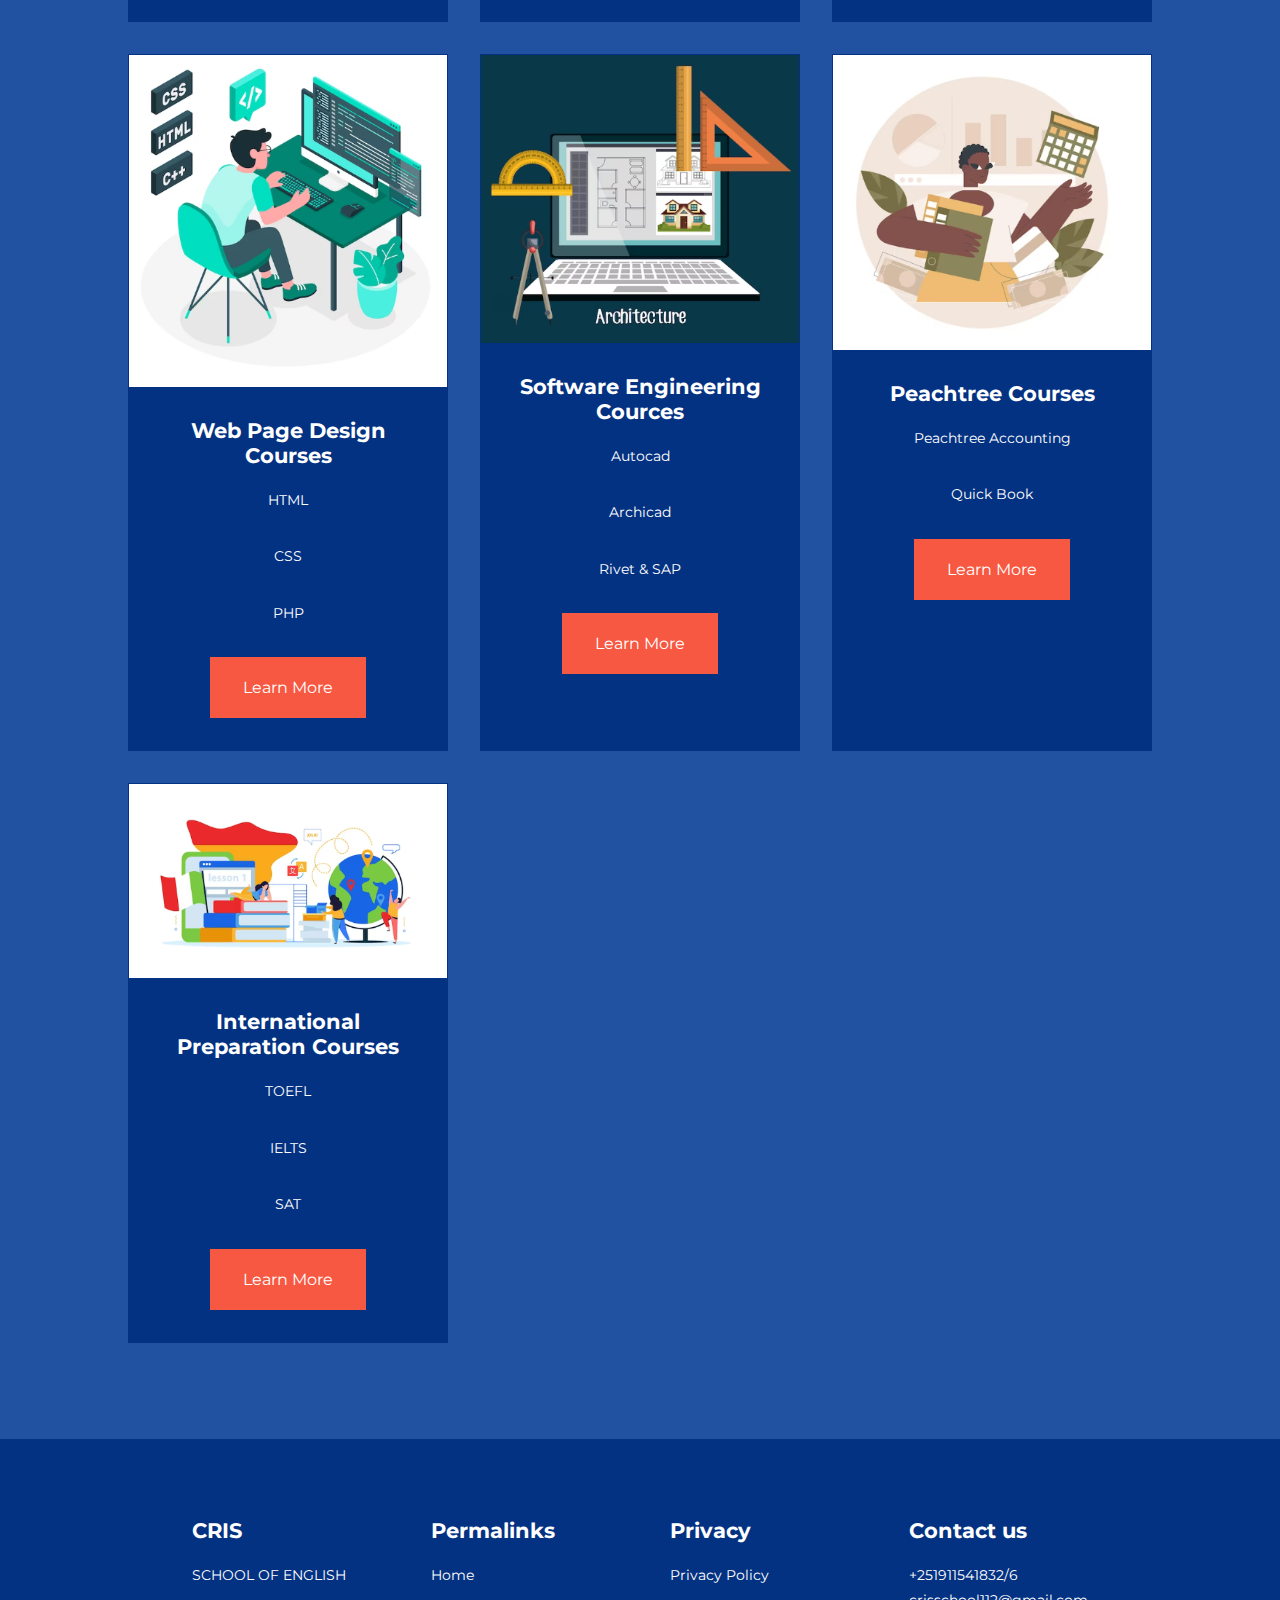
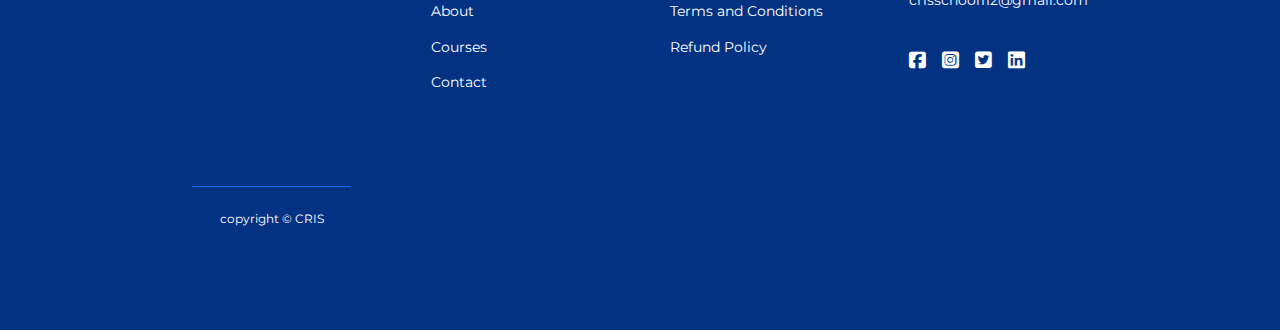
<file: courses.html>
<!DOCTYPE html>
<html lang="en">
<head>
    <meta charset="UTF-8">
    <meta name="viewport" content="width=device-width, initial-scale=1.0">
    <title>Responsive Multipage Education Website Using HTML, CSS and Javascript</title>

     <!--------font awsome------->

    <link rel="stylesheet" href="https://cdnjs.cloudflare.com/ajax/libs/font-awesome/6.5.1/css/all.min.css">

    <!----GOOGLE FONTS ( Montserrat)------->

    <link rel="preconnect" href="https://fonts.googleapis.com">
    <link rel="preconnect" href="https://fonts.gstatic.com" crossorigin>
    <link href="https://fonts.googleapis.com/css2?family=Montserrat:wght@300;400;500;600;700;800;900&display=swap" rel="stylesheet">

    <link rel="stylesheet" href="./CSS/style.css">
    <link rel="stylesheet" href="./CSS/about.css">
    <link rel="stylesheet" href="./CSS/courses.css">
    
</head>
<body> 
    <nav>
        <div class="container nav__container">  
            <a href="index.html"><h4>CRIS</h4></a>
            <ul class="nav__menu">
                <li><a href="index.html">Home</a></li>
                <li><a href="about.html">About</a></li>
                <li><a href="courses.html">Courses</a></li>
                <li><a href="contact.html">Contact</a></li> 
            </ul>

            <button id="open-menu-btn"><i class="fa-solid fa-bars"></i></button>
            <button id="close-menu-btn"><i class="fa-solid fa-xmark"></i></button>
        </div>
    </nav>

<!---------END OF NAVBAR-------------------------->


<section class="courses">
    <h2>Our Popular Courses</h2>
   <div class="container container_courses">
      <article class="course">
         <div class="course_img">
            <img src="images/english lan.PNG" >
         </div>
          <div class="course_info">
            <h4> Advanced English Courses</h4>
          <p>Writing Skills</p>
          <p>Fluency Development</p>
          <a href="courses.html" class="btn btn-primary">Learn More</a>
          </div>
     </article>

     <article class="course">
        <div class="course_img">
           <img src="images/international lan.PNG" >
        </div>
         <div class="course_info">
            <h4> International and Local Language</h4>
         <p> English, chinese, Italian, Spanish </p>
         <p>German, Dutch, Norsk, Turkish</p>
         <p>French, Swedish, Swahili, Arabic</p>
         <p>Ge'ez, Amharic, Tigeregna, Qubee</p>
         <a href="courses.html" class="btn btn-primary">Learn More</a>
         </div>
    </article>

    <article class="course">
        <div class="course_img">
           <img src="images/coding.PNG" > 
        </div>
         <div class="course_info">
            <h4> Programming Courses(Coding)</h4>
         <p>C++  , C#</p>
         <p>Java , Javascript</p>
         <p>Python</p>
         <a href="courses.html" class="btn btn-primary">Learn More</a>
         </div>
    </article>

    <article class="course">
      <div class="course_img">
         <img src="images/basic computer.PNG" > 
      </div>
       <div class="course_info">
          <h4>Basic Computer Courses</h4>
       <p>Introduction</p>
       <p>Windows</p>
       <p>Word, Excel</p>
       <a href="courses.html" class="btn btn-primary">Learn More</a>
       </div>
  </article>

  <article class="course">
   <div class="course_img">
      <img src="images/graphic desi.PNG" > 
   </div>
    <div class="course_info">
       <h4> Graphic Design Courses</h4>
    <p>Photoshop</p>
    <p>Illustrator</p>
    <p>Indesign</p>
    <a href="courses.html" class="btn btn-primary">Learn More</a>
    </div>
</article>

<article class="course">
   <div class="course_img">
      <img src="images/database.PNG" > 
   </div>
    <div class="course_info">
       <h4> Advanced Computer Courses</h4>
    <p>Data Base ,Advanced Excel</p>
    <p>A+ Maintenance, A+ Networking</p>
    <p>Powerpoint, Publisher, Access</p>
    <a href="courses.html" class="btn btn-primary">Learn More</a>
    </div>
</article>

<article class="course">
   <div class="course_img">
      <img src="images/webpage.PNG" > 
   </div>
    <div class="course_info">
       <h4> Web Page Design Courses</h4>
    <p>HTML</p>
    <p>CSS</p>
    <p>PHP</p>
    <a href="courses.html" class="btn btn-primary">Learn More</a>
    </div>
</article>

<article class="course">
   <div class="course_img">
      <img src="images/autocad.PNG" > 
   </div>
    <div class="course_info">
       <h4> Software Engineering Cources</h4>
    <p>Autocad</p>
    <p>Archicad</p>
    <p>Rivet & SAP</p>
    <a href="courses.html" class="btn btn-primary">Learn More</a>
    </div>
</article>

<article class="course">
   <div class="course_img">
      <img src="images/peachtree.PNG" > 
   </div>
    <div class="course_info">
       <h4>Peachtree Courses</h4>
    <p>Peachtree Accounting</p>
    <p>Quick Book</p>
    <a href="courses.html" class="btn btn-primary">Learn More</a>
    </div>
</article>

<article class="course">
   <div class="course_img">
      <img src="images/tofel.PNG" > 
   </div>
    <div class="course_info">
       <h4>International Preparation Courses</h4>
    <p>TOEFL</p>
    <p>IELTS</p>
    <p>SAT</p>
    <a href="courses.html" class="btn btn-primary">Learn More</a>
    </div>
</article>
   </div>
</section>

<!---------END OF SECTION COURSES-------------------------->

<footer>
    <div class="container footer_container">
       <div class="footer_1">
          <a href="index.html" class="footer_logo"><h4>CRIS</h4></a>
          <p>SCHOOL OF ENGLISH </p>
       </div>
        
       <div class="foote_2">
          <h4>Permalinks</h4>
             <ul class="permalinks">
                <li><a href="index.html">Home</a></li>
                <li><a href="about.html">About</a></li>
                <li><a href="courses.html">Courses</a></li>
                <li><a href="contact.html">Contact</a></li>
             </ul> 
        </div>

        <div class="foote_3">
          <h4>Privacy</h4>
             <ul class="privacy">
                <li><a href="#">Privacy Policy</a></li>
                <li><a href="#">Terms and Conditions</a></li>
                <li><a href="#">Refund Policy</a></li> 
             </ul> 
        </div>

        <div class="foote_4">
          <h4>Contact us</h4> 
             <div>
               <p>+251911541832/6</p>
               <p>crisschool112@gmail.com</p>
             </div> 

             <ul class="footer_socials">
                <li><a href="#"><i class="fa-brands fa-square-facebook"></i></a></li>
                <li><a href="#"><i class="fa-brands fa-square-instagram"></i></a></li>
                <li><a href="#"><i class="fa-brands fa-square-twitter"></i></a></li>
                <li><a href="#"><i class="fa-brands fa-linkedin"></i></a></li>
             </ul>
        </div>

        <div class="footer_copyright">
                <small> copyright &copy; CRIS</small>
             </div>
    </div>
 </footer>





 
       <script src="main.js"></script>

</body>
</html>
 <!---------END OF FOOTER-------------------------->
</file>
<file: CSS/style.css>
* {
    margin: 0;
    padding: 0;
    border: 0;
    outline: 0;
    text-decoration: none;
    list-style: none;
    box-sizing: border-box;
}

:root {
    --color-primary: #ab1933;
    --color-success: #00bf8e;
    --color-warning: #f7c94b;
    --color-danger: #f75842;
    --color-danger-variant: rgba(247, 88, 66, 0.4);
    --color-white: #fff;
    --color-light: rgba(255, 255, 255, 0.7);
    --color-black: #000;
    --color-bg: #2151a1;
    --color-bg1: #043282;
    --color-bg2: #1364ef;


    --container-width-lg: 80%;
    --container-width-md: 90%;
    --container-width-sm: 94%;

    --transition: all 400ms ease;

}

body {
    font-family: 'Montserrat', sans-serif;
    line-height: 1.7;
    color: var(--color-white);
    background: var(--color-bg);
}

.container {
    width: var(--container-width-lg);
    margin: 0 auto;

}

section {
    padding: 6rem 0;
}

section h2 {
    text-align: center;
    margin-bottom: 4rem;
}

h1,
h2,
h3,
h4,
h5 {
    line-height: 1.2;
}

h1 {
    font-size: 2.4rem;
}

h2 {
    font-size: 2rem;
}

h3 {
    font-size: 1.6rem;
}

h4 {
    font-size: 1.3rem;
}

a {
    color: var(--color-white);
}

img {
    width: 100%;
    display: block;
    object-fit: cover;
}

.btn {
    display: inline-block;
    background: var(--color-white);
    color: var(--color-black);
    padding: 1rem 2rem;
    border: 1px solid transparent;
    font-size: 500;
    transition: var(--transition);
}

.btn:hover {
    background: transparent;
    color: var(--color-white);
    border-color: var(--color-white);
}

.btn-primary {
    background: var(--color-danger);
    color: var(--color-white);
}

/*===============================NAVBAR====================================*/

nav {
    background: transparent;
    width: 100vw;
    height: 5rem;
    position: fixed;
    top: 0;
    z-index: 11;
}

/*  change navbar styles on scroll using javascript  */

.window-scroll {
    background: var(--color-primary);
    box-shadow: 0 1rem 2rem rgba(0, 0, 0, 0.3);
}

.nav__container {
    height: 100%;
    display: flex;
    justify-content: space-between;
    align-items: center;
}

nav button {
    display: none;
}

.nav__menu {
    display: flex;
    align-items: center;
    gap: 4rem;
}

.nav__menu a {
    font-size: 0.9rem;
    transition: var(--transition);
}

.nav__menu a:hover {
    color: var(--color-bg2);
}


/*===============================HEADER====================================*/

header {
    position: relative;
    top: 5rem;
    overflow: hidden;
    height: 70vh;
    margin-bottom: 5rem;
}

.header__container {
    display: grid;
    grid-template-columns: 1fr 1fr;
    align-items: center;
    gap: 5rem;
    height: 100%;
}

.header_left p {
    margin: 1rem 0 2.4rem;
}



/*===============================CATEGORIES====================================*/

.categories {
    background: var(--color-bg1);
    height: 29rem;
}

.categories p {
    word-wrap: break-word;
}

.categories h1 {
    line-height: 1;
    margin-bottom: 3rem;
}

.categories_container {
    display: grid;
    grid-template-columns: 40% 60%;
}

.categories_left {
    margin-right: 4rem;
}

.categories_left p {
    margin: 1rem 0 3rem;
}

.categories_right {
    display: grid;
    grid-template-columns: repeat(3, 1fr);
    gap: 1.2rem;
}

.category {
    background: var(--color-bg2);
    padding: 2rem;
    border-radius: 2rem;
    transition: var(--transition);
}

.category:hover {
    box-shadow: 0 3rem 3rem rgba(0, 0, 0, 0.3);
    z-index: 1;
}

.categories_right p {
    margin: 1rem 0 3rem;
    word-wrap: break-word;
}

.category_icon {
    background: var(--color-primary);
    padding: 0.7rem;
    border-radius: 0.9rem;
}

.category h5 {
    margin: 2rem 0 1rem;
}

.category p {
    font-size: 0.8rem;
}

.category:nth-child(2) .category_icon {
    background: var(--color-danger);
}

.category:nth-child(3) .category_icon {
    background: var(--color-success);
}

.category:nth-child(4) .category_icon {
    background: var(--color-warning);
}

.category:nth-child(5) .category_icon {
    background: var(--color-success);
}

.category:nth-child(6) .category_icon {
    background: var(--color-danger);
}

/*===============================COURSES====================================*/

.courses {
    margin-top: 10rem;
}

.course:hover {
    background: transparent;
}

.container_courses {
    display: grid;
    grid-template-columns: repeat(3, 1fr);
    gap: 2rem;
}

.course {
    background: var(--color-bg1);
    text-align: center;
    border: 1px solid transparent;
    transition: var(--transition);
}

.course_info {
    padding: 2rem;
}

.course_info p {
    margin: 1.2rem 0 2rem;
    font-size: 0.9rem;
}

/*===============================FAQs====================================*/

.faqs {
    background: var(--color-bg1);
    box-shadow: inset 0 0 3rem rgba(0, 0, 0, 0.5);
}

.faqs_container {
    display: grid;
    grid-template-columns: 1fr 1fr;
    gap: 1rem;
}

.faq {
    padding: 2rem;
    display: flex;
    align-items: center;
    gap: 1.4rem;
    height: fit-content;
    background: var(--color-primary);
    cursor: pointer;
}

.faq h4 {
    font-size: 1rem;
    line-height: 2.2;
}

.faq_icon {
    align-self: flex-start;
    font-size: 1.2rem;
}

.faq p {
    margin-top: 0.8rem;
    display: none;
}

.faq.open p {
    display: block;
}

/*===============================TESTIMONIALS====================================*/

.testimonials_container {
    overflow-x: hidden;
    position: relative;
    margin-bottom: 5rem;

}

.testimonial {
    padding: 2rem;

}

.avatar {
    width: 6rem;
    height: 6rem;
    overflow: hidden;
    border-radius: 50%;
    margin: 0 auto 1rem;
    border: 1rem solid var(--color-bg1);


}

.testimonial_info {
    text-align: center;
}

.testimonial_body {
    background: var(--color-primary);
    padding: 2rem;
    margin-top: 3rem;
    position: relative;
}

.testimonial_body::before {
    content: "";
    display: block;
    background: linear-gradient(135deg, transparent, var(--color-primary), var(--color-primary));
    width: 3rem;
    height: 3rem;
    position: absolute;
    left: 50%;
    top: -1.5rem;
    transform: rotate(45deg);
}

/*===============================FOOTER====================================*/

footer {
    background: var(--color-bg1);
    padding: 5rem;
    font-size: 0.9rem;
}

.footer_container {
    display: grid;
    grid-template-columns: repeat(4, 1fr);
    gap: 5rem;
}

.footer_container h4 {
    margin-bottom: 1.2rem;
}

.footer_1 p {
    margin: 0 0 2rem;
}

.footer_container ul li {
    margin-bottom: 0.7rem;
}

.footer_container ul li a:hover {
    text-decoration: underline;
}

.footer_socials {
    display: flex;
    gap: 1rem;
    font-size: 1.2rem;
    margin-top: 2rem;
}

.footer_copyright {
    text-align: center;
    padding: 1.2rem 0;
    border-top: 1px solid var(--color-bg2);
}

/*===============================MEDIA QUERIES FOR TABLET====================================*/

@media screen and (max-width:1024px) {
    .container {
        width: var(--container-width-md);
    }

    .h1 {
        font-size: 2.2rem;
    }

    .h2 {
        font-size: 1.7rem;
    }

    .h3 {
        font-size: 1.4rem;
    }

    .h4 {
        font-size: 1.2rem;
    }


    /*===============================NAV BAR====================================*/
    nav button {
        display: inline-block;
        background: transparent;
        font-size: 1.8rem;
        color: var(--color-white);
        cursor: pointer;
    }

    #close-menu-btn {
        display: none;
    }

    .nav__menu {
        position: fixed;
        top: 5rem;
        right: 5%;
        height: fit-content;
        flex-direction: column;
        width: 18rem;
        gap: 0;
        display: none;

    }

    .nav__menu li {
        width: 100%;
        height: 5.8rem;
        animation: animateNavItems 400ms linear forwards;
        transform-origin: top right;
        opacity: 0;
    }

    .nav__menu li:nth-child(2) {
        animation-delay: 200ms;
    }

    .nav__menu li:nth-child(3) {
        animation-delay: 400ms;
    }

    .nav__menu li:nth-child(4) {
        animation-delay: 600ms;
    }

    @keyframes animateNavItems {
        0% {
            transform: rotatez(-90deg) rotatex(90deg) scale(0.1);

        }

        100% {
            transform: rotatez(0) rotatex(0) scale(1);
            opacity: 1;
        }
    }

    .nav__menu li a {
        background: var(--color-primary);
        box-shadow: -4rem 6rem 10rem rgba(0, 0, 0, 0.6);
        width: 100%;
        height: 100%;
        display: grid;
        place-items: center;
    }

    .nav__menu li a:hover {
        background: var(--color-bg2);
        color: var(--color-white);
    }

    /*===============================HEADER====================================*/

    .header {
        height: 52vh;
        margin-bottom: 4rem;
    }

    .header__container {
        gap: 0;
        padding-bottom: 3rem;
    }

    /*===============================CATAGORIES====================================*/

    .categories {
        height: auto;
    }

    .categories_container {
        grid-template-columns: 1fr;
        gap: 3rem;
    }

    .categories_left {
        margin-right: 0;
    }

    /*===============================CATAGORIES====================================*/

    .course {
        margin-top: 0;
    }

    .container_courses {
        grid-template-columns: 1fr 1fr;
    }

    /*===============================FAQ====================================*/

    .faqs_container {
        grid-template-columns: 1fr;
    }

    .faq {
        padding: 1.5rem;
    }

    /*===============================FOOTER====================================*/

    .footer_container {
        grid-template-columns: 1fr 1fr;
    }
}

/*===============================MEDIA QUERIES FOR PHONES====================================*/

@media screen and (max-width: 600px) {
    .container {
        width: var(--container-width-sm);
    }

    /*===============================NAVBAR====================================*/
    .nav__menu {
        margin-right: 3%;
    }

    /*===============================HEADER====================================*/
    .header {
        height: 100vh;
    }

    .header__container {
        grid-template-columns: 1fr;
        text-align: center;
        margin-top: 0;
    }

    .header__left p {
        margin-bottom: 1.3rem;

    }


    /*===============================CATAGORIES====================================*/

    .categories_right {
        grid-template-columns: 1fr 1fr;
        gap: 0.7rem;
    }

    .category {
        padding: 1rem;
        border-radius: 1rem;
    }

    .category_icon {
        margin-top: 4px;
        display: inline-block;
    }

    /*===============================POPULAR COURSES====================================*/
    .container_courses {
        grid-template-columns: 1fr;
    }

    /*===============================TESTIMONIAL====================================*/

    .testimonial_body {
        padding: 1.2rem;
    }

    /*===============================FOOTER====================================*/
    .footer_container {
        grid-template-columns: 1fr;
        text-align: center;
        gap: 2rem;
    }

    .footer_1 p {
        margin: 1rem auto;
    }

    .footer_socials {
        justify-content: center;
    }
}
</file>
<file: CSS/about.css>
:root {
  --color-primary: #ab1933;
  --color-success: #00bf8e;
  --color-warning: #f7c94b;
  --color-danger: #f75842;
  --color-danger-variant: rgba(247, 88, 66, 0.4);
  --color-white: #fff;
  --color-light: rgba(255, 255, 255, 0.7);
  --color-black: #000;
  --color-bg: #2151a1;
  --color-bg1: #043282;
  --color-bg2: #1364ef;


  --container-width-lg: 80%;
  --container-width-md: 90%;
  --container-width-sm: 94%;

  --transition: all 400ms ease;

}


/*===============================ACHIVMENT====================================*/



.about_achivment {
  margin-top: 3rem;
}

.about_achivment-container {
  display: grid;
  grid-template-columns: 40% 60%;
  gap: 5rem;
}

.about_achivment-right p {
  margin: 1.6rem 0 2.5rem;
}

.achivments_cards {
  display: grid;
  grid-template-columns: repeat(3, 1fr);
  gap: 1.5rem;
}

.achivment_card {
  background: var(--color-bg1);
  padding: 1.6rem;
  border-radius: 1rem;
  text-align: center;
  transition: var(--transition);
}

.achivment_card:hover {
  background: var(--color-bg2);
  box-shadow: 0 3rem 3rem rgba(0, 0, 0, 0.3);

}

.achivment_icon {
  background: var(--color-danger);
  border-radius: 1rem;
  padding: 0.6rem;
  display: inline-block;
  font-size: 2rem;
  margin-bottom: 2rem;
}

.achivment_card:nth-child(2) .achivment_icon {
  background: var(--color-success);
}

.achivment_card:nth-child(3) .achivment_icon {
  background: var(--color-primary);
}

.achivment_card p {
  margin-top: 1rem;
}

/*===============================MEET OUR TEAM====================================*/
.team {
  background: var(--color-bg1);
  box-shadow: inset 0 0 3rem rgba(0, 0, 0, 0.5);

}

.team_member-container {
  display: grid;
  grid-template-columns: repeat(4, 1fr);
  gap: 2rem
}

.team_member {
  background: var(--color-bg2);
  border-radius: 1px solid transparent;
  padding: 2rem;
  transition: var(--transition);
  position: relative;
  overflow: hidden;
}

.team_member:hover {
  background: transparent;
  border-color: var(--color-primary);
}

.team_member-image img {
  /* border-radius: 2rem; */
  filter: saturate(0);


}

.team_member-image img:hover {
  filter: saturate(1);
}

.team_member-info {
  text-align: center;
  margin-top: 1.4rem;
}

.team_member-info h4 {
  margin-bottom: 1rem;
}

.team_member-info p {
  color: var(--color-light);
}

.team_member-socials {
  position: absolute;
  top: 50%;
  transform: translateY(-50%);
  right: -100%;
  display: flex;
  flex-direction: column;
  background: var(--color-primary);
  border-radius: 1rem 0 0 1rem;
  box-shadow: -2rem 0 2rem rgba(0, 0, 0, 0.3);
  transition: var(--transition);

}

.team_member-socials a {
  padding: 1rem;
}

.team_member:hover .team_member-socials {
  right: 0;

}

/*===============================MEDIA QUERIES FOR TABLET====================================*/

@media screen and (max-width:1024px) {

  .container {
    width: var(--container-width-md);
  }

  .about_achivment {
    margin-top: 2rem;
  }

  .about_achivment-container {
    grid-template-columns: 1fr;
    gap: 4rem;
  }

  .about_achivment-left {
    width: 80%;
    margin: 0 auto;
  }

  .team_member-container {
    grid-template-columns: repeat(3, 1fr);
    padding: 1.5rem;
  }

  .team_member {
    padding: 1rem;
  }
}

/*===============================MEDIA QUERIES FOR PHONE====================================*/

@media screen and (max-width:600px) {

  .container {
    width: var(--container-width-sm);
  }

  .achivments_cards {
    grid-template-columns: 1fr 1fr;
    gap: 0.7rem;
  }

  .team_member-container {
    grid-template-columns: 1fr 1fr;
    gap: 0.7rem;
  }

  .team_member {
    padding: 0;
  }

  .team_member-container p {
    margin-bottom: 1.5rem;
  }
}
</file>
<file: CSS/contact.css>
:root {
    --color-primary: #ab1933;
    --color-success: #00bf8e;
    --color-warning: #f7c94b;
    --color-danger: #f75842;
    --color-danger-variant: rgba(247,88,66,0.4);
    --color-white: #fff;
    --color-light: rgba(255,255,255,0.7);
    --color-black: #000;
    --color-bg: #2151a1;
    --color-bg1: #043282;
    --color-bg2: #1364ef;


    --container-width-lg: 80%;
    --container-width-md: 90%;
    --container-width-sm: 94%;

    --transition: all 400ms ease;
    
}

.contact_container{
    background: var(--color-bg1);
    padding: 4rem;
    display: grid;
    grid-template-columns: 40% 60%;
    gap: 4rem;
    height: 30rem;
    margin: 7rem auto;
    border-radius: 1rem;
}

/*---------ASIDE--------------------------*/

.contact_aside{
    background: var(--color-primary);
    padding: 3rem;
    border-radius: 1rem;
    position: relative;
    bottom: 10rem;
}

.aside_image{
    width: 12rem;
    margin-bottom: 2rem;
}
.contact_aside h2{
    text-align: left;
    margin-bottom: 1rem;
}

.contact_aside p{
    font-size: 0.9rem;
    margin-bottom: 2rem;
}

.contact_detail li{
    display: flex;
    gap: 1rem;
    align-items: center;
    margin-bottom: 1rem;
} 

.contact_social{
    display: flex;
    gap: 0.8rem;
    margin-top: 3rem;
}

.contact_social a{
   background: var(--color-bg2);
   padding: 0.5rem;
   border-radius: 50%;
   font-size: 0.9rem;
   transition: var(--transition);

}

.contact_social a:hover{
    background: transparent;
}

/*---------FORM--------------------------*/

.contact_form{
    display: flex;
    flex-direction: column;
    gap: 1.2rem;
    margin-right: 4rem;
}

.form_name{
    display: flex;
    gap: 1.2rem;
}

.contact_form input[type="text"]{
    width: 50%;
}

input, textarea{
    width: 100%;
    padding: 1rem;
    background: var(--color-bg);
    color: var(--color-white);
}
.contact_form .btn{ 
    width: max-content;
    padding: 1rem;
    cursor: pointer;
}

 /*===============================MEDIA QUERIES FOR TABLET====================================*/

 @media screen and (max-width:1024px) {
   
    .container{
       width: var(--container-width-md);
    }

    .contact_container{
        gap: 1.5rem;
        margin-top: 3rem;
        height: auto;
        padding: 1.5rem;
    }

    .contact_aside{
        width: auto;
        padding: 1.5rem;
        bottom: 0;
    }

    .contact_form{
        align-self: center;
        margin-right: 1.5rem;
    }
}

 /*===============================MEDIA QUERIES FOR PHONE====================================*/

 @media screen and (max-width:600px){

    .container{
        width: var(--container-width-sm);     
    }
    
    .contact_container{
        grid-template-columns: 1fr;
        gap: 3rem;
        margin-top: 0;
        padding: 0;
    }

    .contact_form{
        margin: 0 1.5rem 3rem;
    }
    .form_name{
        flex-direction: column;
    }

    .form_name input[type = "text"]{
        width: 100%;
    }
}
</file>
<file: CSS/courses.css>
:root {
    --color-primary: #ab1933;
    --color-success: #00bf8e;
    --color-warning: #f7c94b;
    --color-danger: #f75842;
    --color-danger-variant: rgba(247,88,66,0.4);
    --color-white: #fff;
    --color-light: rgba(255,255,255,0.7);
    --color-black: #000;
    --color-bg: #2151a1;
    --color-bg1: #043282;
    --color-bg2: #1364ef;


    --container-width-lg: 80%;
    --container-width-md: 90%;
    --container-width-sm: 94%;

    --transition: all 400ms ease;
    
}




.courses{
    margin-top: 1rem;
}
</file>
